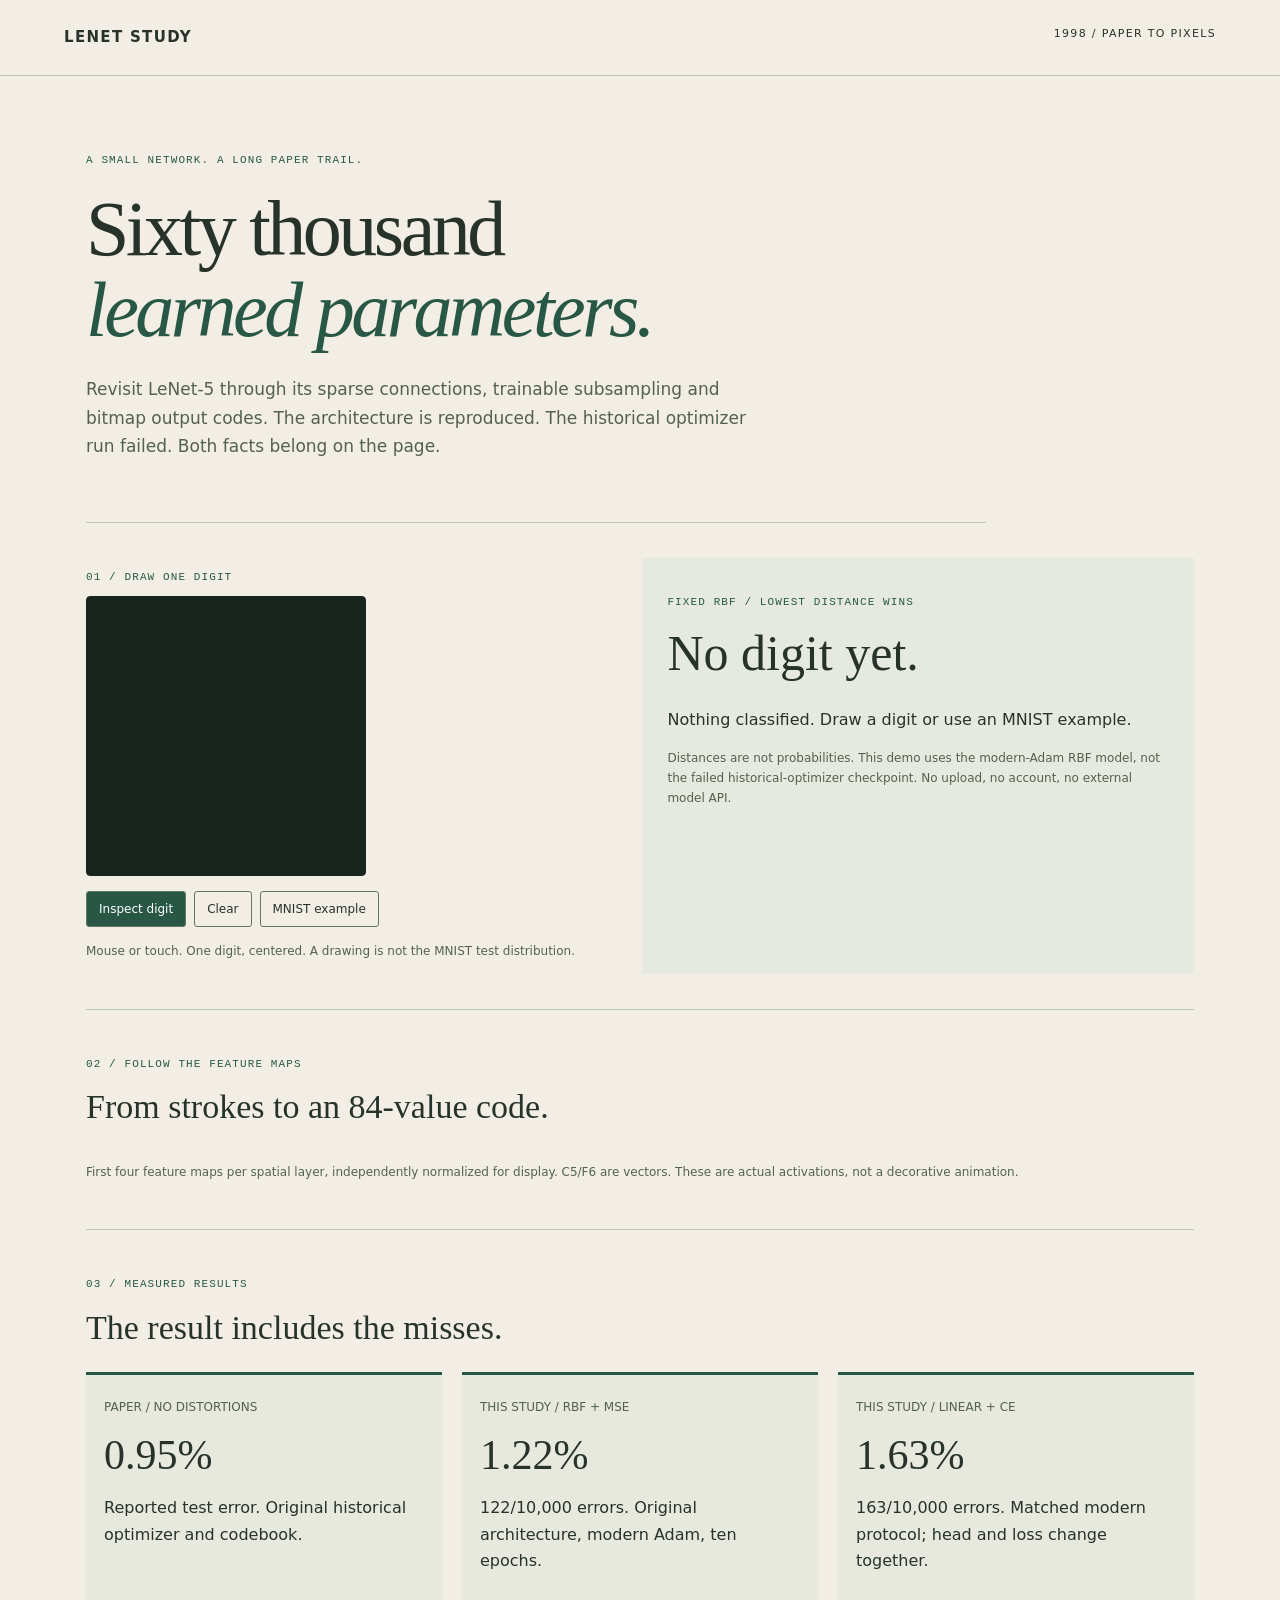
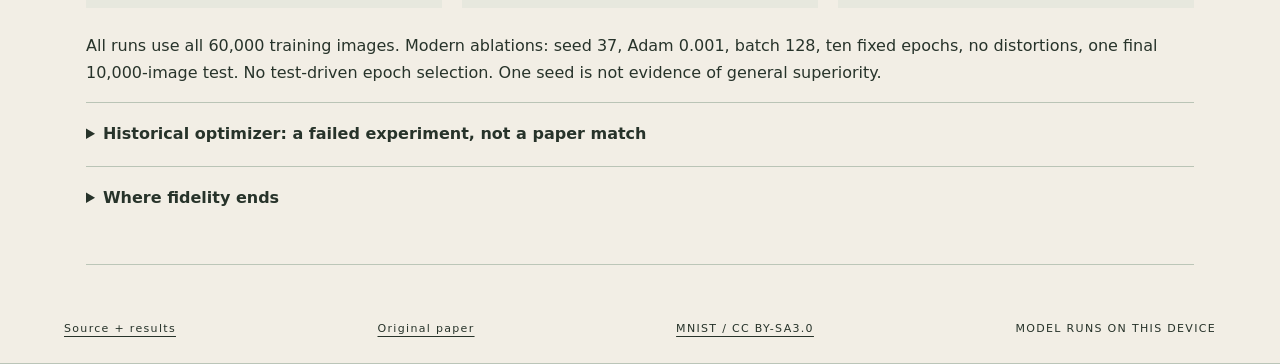
<file: docs/index.html>
<!doctype html><html lang="en"><meta charset="utf-8"><meta name="viewport" content="width=device-width,initial-scale=1"><title>LeNet Study - 1998, examined</title><meta name="description" content="A transparent LeNet-5 paper study: original architecture, measured ablations and a disclosed failed historical optimizer run."><meta http-equiv="Content-Security-Policy" content="default-src 'self'; script-src 'self'; style-src 'self'; connect-src 'self'; worker-src 'self'; object-src 'none'; base-uri 'self'; form-action 'none'"><link rel="canonical" href="https://aditya2375.github.io/lenet-study/"><meta property="og:url" content="https://aditya2375.github.io/lenet-study/"><meta name="theme-color" content="#f2eee5"><meta property="og:title" content="LeNet Study"><meta property="og:type" content="website"><meta property="og:description" content="An honest 1998 architecture study with visible errors and a disclosed failed experiment."><link rel="icon" href="icon.svg"><link rel="stylesheet" href="style.css"><header><a href="./">LENET STUDY</a><span>1998 / PAPER TO PIXELS</span></header><main><section class="hero"><p class="eyebrow">A SMALL NETWORK. A LONG PAPER TRAIL.</p><h1>Sixty thousand<br><em>learned parameters.</em></h1><p>Revisit LeNet-5 through its sparse connections, trainable subsampling and bitmap output codes. The architecture is reproduced. The historical optimizer run failed. Both facts belong on the page.</p></section><section class="work"><div><p class="eyebrow">01 / DRAW ONE DIGIT</p><canvas id="draw" width="280" height="280" aria-label="Digit drawing pad. Use an MNIST example button as a keyboard alternative."></canvas><div class="buttons"><button id="inspect">Inspect digit</button><button id="clear">Clear</button><button id="sample">MNIST example</button></div><p class="small">Mouse or touch. One digit, centered. A drawing is not the MNIST test distribution.</p></div><div class="answer"><p class="eyebrow">FIXED RBF / LOWEST DISTANCE WINS</p><h2 id="prediction">No digit yet.</h2><p id="status" role="status">Model not loaded. Nothing has been classified.</p><div id="bars"></div><p class="small">Distances are not probabilities. This demo uses the modern-Adam RBF model, not the failed historical-optimizer checkpoint. No upload, no account, no external model API.</p></div></section><section><p class="eyebrow">02 / FOLLOW THE FEATURE MAPS</p><h2>From strokes to an 84-value code.</h2><div id="layers"></div><p class="small">First four feature maps per spatial layer, independently normalized for display. C5/F6 are vectors. These are actual activations, not a decorative animation.</p></section><section><p class="eyebrow">03 / MEASURED RESULTS</p><h2>The result includes the misses.</h2><div class="cards"><article><small>PAPER / NO DISTORTIONS</small><strong>0.95%</strong><p>Reported test error. Original historical optimizer and codebook.</p></article><article><small>THIS STUDY / RBF + MSE</small><strong>1.22%</strong><p>122/10,000 errors. Original architecture, modern Adam, ten epochs.</p></article><article><small>THIS STUDY / LINEAR + CE</small><strong>1.63%</strong><p>163/10,000 errors. Matched modern protocol; head and loss change together.</p></article></div><p>All runs use all 60,000 training images. Modern ablations: seed 37, Adam 0.001, batch 128, ten fixed epochs, no distortions, one final 10,000-image test. No test-driven epoch selection. One seed is not evidence of general superiority.</p><details><summary>Historical optimizer: a failed experiment, not a paper match</summary><p>Appendix C's diagonal Gauss-Newton/Levenberg-Marquardt update was implemented with 500 training samples for curvature, mu 0.02 and the original schedule. Gradients passed autograd parity. The first run saturated C3 and deeper layers, so it was stopped after one pass and 4,507 further examples. It was not test-evaluated. Initialization, loss and curvature behavior remain under investigation. No claim that the paper's optimizer was successfully reproduced.</p></details><details><summary>Where fidelity ends</summary><p>Exactly 60,000 trainable architecture parameters, sparse C3 Table I, scaled tanh, trainable sum-pooling, 32x32 input with -0.1/1.175 levels, 84-value fixed bitmap RBF outputs. Digit codebooks were reconstructed from printed Figure 3, not recovered digital originals. Pool coefficients initialize at 0.25. Modern libraries, seed and optimizer differ. This is not the full document-reading system or bit-identical historical replication. The paper's augmented 0.8% result is not the relevant baseline for our non-augmented runs.</p></details></section></main><footer><a href="https://github.com/Aditya2375/lenet-study">Source + results</a><a href="https://leon.bottou.org/papers/lecun-98h">Original paper</a><a href="https://keras.io/api/datasets/mnist/">MNIST / CC BY-SA3.0</a><span>MODEL RUNS ON THIS DEVICE</span></footer><script type="module" src="app.js"></script></html>
</file>
<file: docs/style.css>
:root{color-scheme:light;--bg:#f2eee5;--ink:#27332a;--green:#285845;--muted:#69746a}*{box-sizing:border-box}body{margin:0;background:var(--bg);color:var(--ink);font:16px/1.65 system-ui,sans-serif}header,footer{display:flex;justify-content:space-between;gap:20px;padding:25px 5%;border-bottom:1px solid #bbc5b8;font-size:11px;letter-spacing:.12em}a{color:inherit;text-decoration-thickness:1px;text-underline-offset:4px}header a{font-size:15px;font-weight:750;text-decoration:none}main{max-width:1180px;margin:auto;padding:0 36px}.hero{padding:65px 0 45px;max-width:900px}h1{font:clamp(42px,6.5vw,78px)/1.04 Georgia,serif;letter-spacing:-.045em;margin:20px 0 25px}h1 em{font-weight:400;color:var(--green)}.hero p:last-child{max-width:680px;color:#546052;font-size:17px}.eyebrow{font:11px/1.5 ui-monospace,monospace;letter-spacing:.1em;color:var(--green)}section{padding:35px 0;border-bottom:1px solid #bcc6b8}.work{display:grid;grid-template-columns:1fr 1.1fr;gap:55px}canvas#draw{display:block;background:#18251e;width:280px;height:280px;max-width:100%;touch-action:none;border:1px solid #18251e;border-radius:4px}.buttons{display:flex;flex-wrap:wrap;gap:8px;margin:15px 0}button{border:1px solid #627960;background:transparent;color:var(--ink);padding:10px 12px;font:12px system-ui;cursor:pointer;border-radius:3px}button:first-child{background:var(--green);color:#fff}button:focus-visible,a:focus-visible,summary:focus-visible{outline:3px solid #ad782c;outline-offset:4px}button:disabled{opacity:.5;cursor:wait}.small,small{font-size:12px;color:#53624f}h2{font:34px/1.15 Georgia,serif;margin:15px 0 24px}.answer{background:#e6e9df;padding:25px}#prediction{font-size:50px}#bars div{display:flex;gap:10px;align-items:center;font:12px ui-monospace;margin:5px 0}#bars meter{width:60%;height:12px}#layers{display:flex;gap:20px;flex-wrap:wrap}#layers article{min-width:130px}#layers canvas{image-rendering:pixelated;background:#1d3026;width:128px;height:128px}#layers span{display:block;font:10px ui-monospace}.cards{display:grid;grid-template-columns:repeat(3,1fr);gap:20px;margin:25px 0}.cards article{border-top:3px solid var(--green);padding:18px;background:#e7e8de}.cards strong{font:42px Georgia;display:block;margin:12px 0}details{border-top:1px solid #bac4b6;padding:18px 0}summary{cursor:pointer;font-weight:600}footer{margin-top:30px;flex-wrap:wrap}@media(max-width:650px){main{padding:0 20px}.hero{padding:45px 0 25px}header{padding:20px}.work{grid-template-columns:1fr;gap:20px}.answer{padding:20px}.cards{grid-template-columns:1fr}.cards strong{font-size:38px}h2{font-size:29px}canvas#draw{width:100%;height:auto}header span{font-size:9px;letter-spacing:.04em}}
</file>
